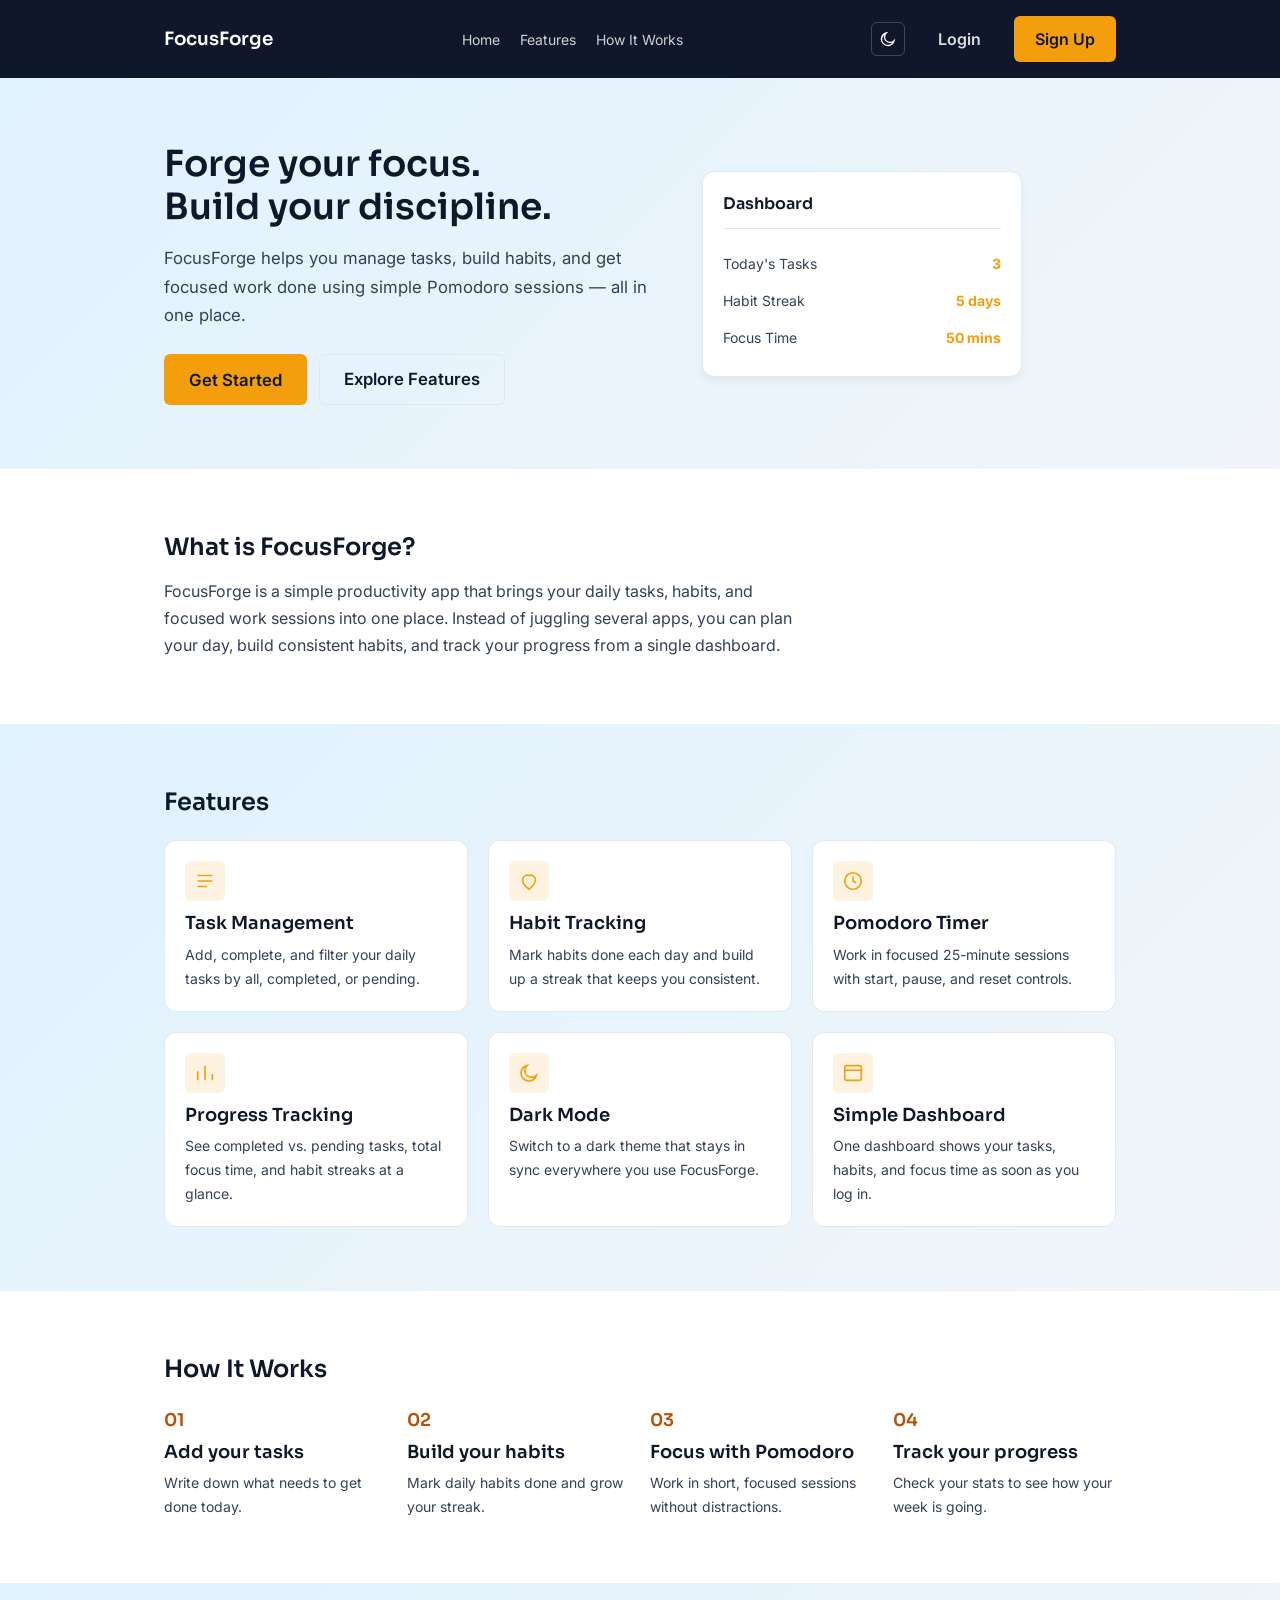
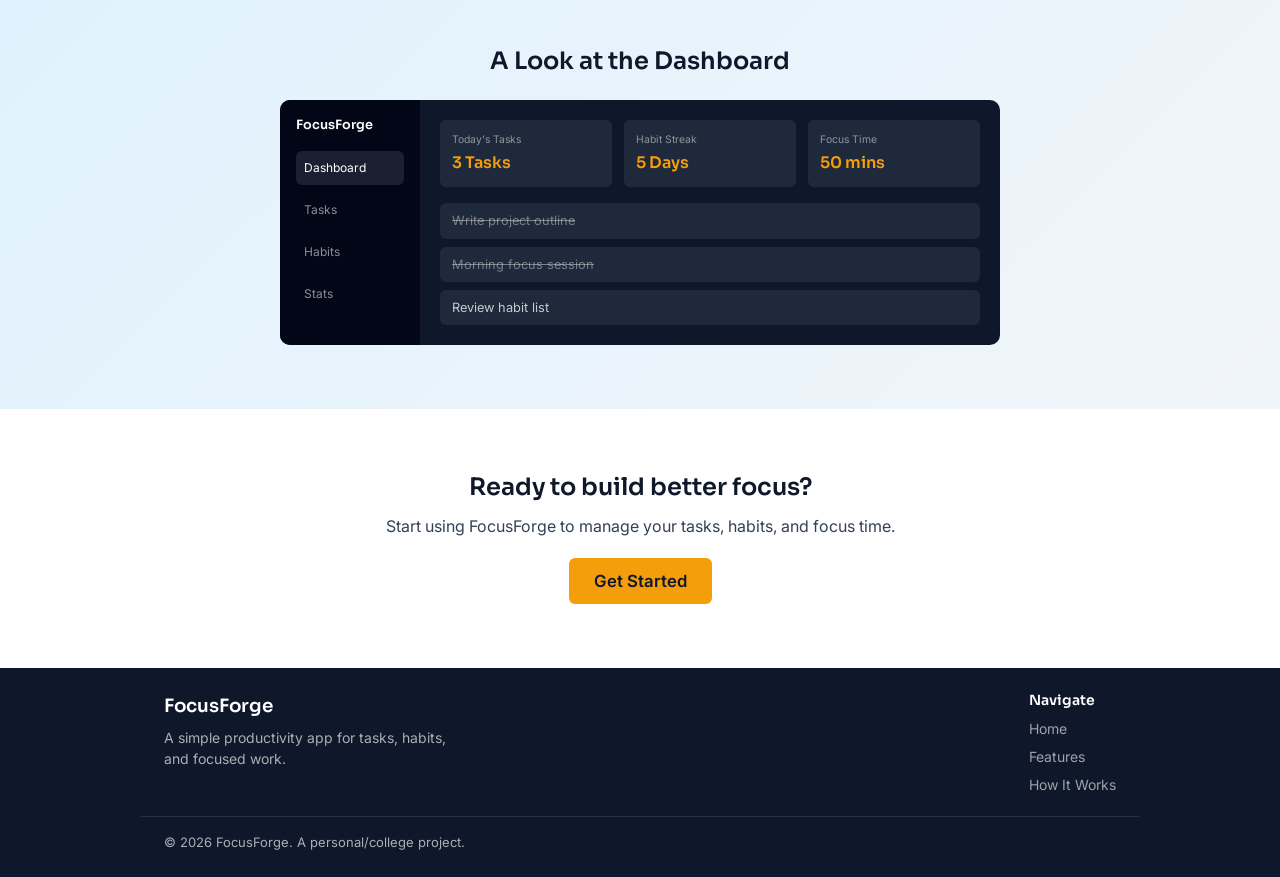
<file: index.html>
<!DOCTYPE html>
<html lang="en">
<head>
    <meta charset="UTF-8">
    <meta name="viewport" content="width=device-width, initial-scale=1.0">
    <title>FocusForge — Forge Your Focus</title>
    <meta name="description" content="FocusForge is a simple productivity app for managing tasks, habits and focused work sessions.">
    <link rel="preconnect" href="https://fonts.googleapis.com">
    <link rel="preconnect" href="https://fonts.gstatic.com" crossorigin>
    <link href="https://fonts.googleapis.com/css2?family=Inter:wght@400;500;600;700&family=Sora:wght@500;600;700&display=swap" rel="stylesheet">
    <link rel="stylesheet" href="css/tokens.css">
    <link rel="stylesheet" href="css/base.css">
    <link rel="stylesheet" href="css/landing.css">
</head>
<body>

    <!-- Keyboard users can jump straight past the repeated header -->
    <a class="skip-link" href="#main-content">Skip to main content</a>

    <!-- ============ NAVIGATION ============ -->
    <header class="site-header">
        <div class="nav-inner">
            <a href="#home" class="brand">FocusForge</a>

            <nav class="primary-nav" aria-label="Primary">
                <ul>
                    <li><a href="#home">Home</a></li>
                    <li><a href="#features">Features</a></li>
                    <li><a href="#how-it-works">How It Works</a></li>
                </ul>
            </nav>

            <div class="nav-actions">
                <button type="button" id="themeToggle" class="theme-toggle" aria-label="Switch to dark theme" aria-pressed="false">
                    <svg class="icon-moon" viewBox="0 0 24 24" width="18" height="18" fill="none" stroke="currentColor" stroke-width="1.8" aria-hidden="true"><path d="M20 14.5A8.5 8.5 0 1 1 9.5 4a6.5 6.5 0 0 0 10.5 10.5Z"/></svg>
                    <svg class="icon-sun" viewBox="0 0 24 24" width="18" height="18" fill="none" stroke="currentColor" stroke-width="1.8" aria-hidden="true"><circle cx="12" cy="12" r="4"/><path d="M12 2v3M12 19v3M4.2 4.2l2.1 2.1M17.7 17.7l2.1 2.1M2 12h3M19 12h3M4.2 19.8l2.1-2.1M17.7 6.3l2.1-2.1"/></svg>
                </button>

                <button type="button" class="btn btn-text" data-open-modal="loginModal">Login</button>
                <button type="button" class="btn btn-primary" data-open-modal="signupModal">Sign Up</button>

                <button type="button" id="mobileNavToggle" class="mobile-nav-toggle" aria-label="Open menu" aria-expanded="false" aria-controls="mobileNav">
                    <span></span><span></span><span></span>
                </button>
            </div>
        </div>

        <!-- Mobile navigation panel -->
        <nav id="mobileNav" class="mobile-nav" aria-label="Mobile" hidden>
            <ul>
                <li><a href="#home" class="mobile-nav-link">Home</a></li>
                <li><a href="#features" class="mobile-nav-link">Features</a></li>
                <li><a href="#how-it-works" class="mobile-nav-link">How It Works</a></li>
            </ul>
            <div class="mobile-nav-actions">
                <button type="button" class="btn btn-secondary" data-open-modal="loginModal">Login</button>
                <button type="button" class="btn btn-primary" data-open-modal="signupModal">Sign Up</button>
            </div>
        </nav>
    </header>

    <main id="main-content">
        <!-- ============ HERO ============ -->
        <section id="home" class="hero">
            <div class="hero-inner">
                <div class="hero-copy reveal">
                    <h1>Forge your focus.<br>Build your discipline.</h1>
                    <p class="hero-sub">
                        FocusForge helps you manage tasks, build habits, and get focused
                        work done using simple Pomodoro sessions — all in one place.
                    </p>
                    <div class="hero-actions">
                        <button type="button" class="btn btn-primary btn-lg" data-open-modal="signupModal">Get Started</button>
                        <a href="#features" class="btn btn-secondary btn-lg">Explore Features</a>
                    </div>
                </div>

                <div class="hero-visual reveal" aria-hidden="true">
                    <div class="mini-preview">
                        <div class="mini-preview-header">Dashboard</div>
                        <div class="mini-preview-row">
                            <span>Today's Tasks</span>
                            <strong>3</strong>
                        </div>
                        <div class="mini-preview-row">
                            <span>Habit Streak</span>
                            <strong>5 days</strong>
                        </div>
                        <div class="mini-preview-row">
                            <span>Focus Time</span>
                            <strong>50 mins</strong>
                        </div>
                    </div>
                </div>
            </div>
        </section>

        <!-- ============ WHAT IS FOCUSFORGE ============ -->
        <section id="about" class="what-is">
            <div class="section-inner">
                <h2>What is FocusForge?</h2>
                <p>
                    FocusForge is a simple productivity app that brings your daily tasks,
                    habits, and focused work sessions into one place. Instead of juggling
                    several apps, you can plan your day, build consistent habits, and track
                    your progress from a single dashboard.
                </p>
            </div>
        </section>

        <!-- ============ FEATURES ============ -->
        <section id="features" class="features">
            <div class="section-inner">
                <h2>Features</h2>
                <div class="feature-grid">

                    <article class="feature-card">
                        <span class="feature-icon" aria-hidden="true">
                            <svg viewBox="0 0 24 24" width="22" height="22" fill="none" stroke="currentColor" stroke-width="1.8"><path d="M4 6h16M4 12h16M4 18h10"/></svg>
                        </span>
                        <h3>Task Management</h3>
                        <p>Add, complete, and filter your daily tasks by all, completed, or pending.</p>
                    </article>

                    <article class="feature-card">
                        <span class="feature-icon" aria-hidden="true">
                            <svg viewBox="0 0 24 24" width="22" height="22" fill="none" stroke="currentColor" stroke-width="1.8"><path d="M12 21c-4-3-7-6.5-7-10.5A5 5 0 0 1 12 6a5 5 0 0 1 7 4.5c0 4-3 7.5-7 10.5Z"/></svg>
                        </span>
                        <h3>Habit Tracking</h3>
                        <p>Mark habits done each day and build up a streak that keeps you consistent.</p>
                    </article>

                    <article class="feature-card">
                        <span class="feature-icon" aria-hidden="true">
                            <svg viewBox="0 0 24 24" width="22" height="22" fill="none" stroke="currentColor" stroke-width="1.8"><circle cx="12" cy="12" r="9"/><path d="M12 7v5l3.5 2"/></svg>
                        </span>
                        <h3>Pomodoro Timer</h3>
                        <p>Work in focused 25-minute sessions with start, pause, and reset controls.</p>
                    </article>

                    <article class="feature-card">
                        <span class="feature-icon" aria-hidden="true">
                            <svg viewBox="0 0 24 24" width="22" height="22" fill="none" stroke="currentColor" stroke-width="1.8"><path d="M4 20V10M12 20V4M20 20v-7"/></svg>
                        </span>
                        <h3>Progress Tracking</h3>
                        <p>See completed vs. pending tasks, total focus time, and habit streaks at a glance.</p>
                    </article>

                    <article class="feature-card">
                        <span class="feature-icon" aria-hidden="true">
                            <svg viewBox="0 0 24 24" width="22" height="22" fill="none" stroke="currentColor" stroke-width="1.8"><path d="M20 14.5A8.5 8.5 0 1 1 9.5 4a6.5 6.5 0 0 0 10.5 10.5Z"/></svg>
                        </span>
                        <h3>Dark Mode</h3>
                        <p>Switch to a dark theme that stays in sync everywhere you use FocusForge.</p>
                    </article>

                    <article class="feature-card">
                        <span class="feature-icon" aria-hidden="true">
                            <svg viewBox="0 0 24 24" width="22" height="22" fill="none" stroke="currentColor" stroke-width="1.8"><rect x="3" y="4" width="18" height="16" rx="2"/><path d="M3 9h18"/></svg>
                        </span>
                        <h3>Simple Dashboard</h3>
                        <p>One dashboard shows your tasks, habits, and focus time as soon as you log in.</p>
                    </article>

                </div>
            </div>
        </section>

        <!-- ============ HOW IT WORKS ============ -->
        <section id="how-it-works" class="how-it-works">
            <div class="section-inner">
                <h2>How It Works</h2>
                <ol class="steps">
                    <li class="step">
                        <span class="step-number">01</span>
                        <h3>Add your tasks</h3>
                        <p>Write down what needs to get done today.</p>
                    </li>
                    <li class="step">
                        <span class="step-number">02</span>
                        <h3>Build your habits</h3>
                        <p>Mark daily habits done and grow your streak.</p>
                    </li>
                    <li class="step">
                        <span class="step-number">03</span>
                        <h3>Focus with Pomodoro</h3>
                        <p>Work in short, focused sessions without distractions.</p>
                    </li>
                    <li class="step">
                        <span class="step-number">04</span>
                        <h3>Track your progress</h3>
                        <p>Check your stats to see how your week is going.</p>
                    </li>
                </ol>
            </div>
        </section>

        <!-- ============ PRODUCT PREVIEW ============ -->
        <section class="product-preview">
            <div class="section-inner">
                <h2>A Look at the Dashboard</h2>
                <div class="app-preview" aria-hidden="true">
                    <div class="app-preview-sidebar">
                        <span class="app-preview-logo">FocusForge</span>
                        <span class="app-preview-link is-active">Dashboard</span>
                        <span class="app-preview-link">Tasks</span>
                        <span class="app-preview-link">Habits</span>
                        <span class="app-preview-link">Stats</span>
                    </div>
                    <div class="app-preview-main">
                        <div class="app-preview-cards">
                            <div class="app-preview-card">
                                <span class="app-preview-label">Today's Tasks</span>
                                <span class="app-preview-value">3 Tasks</span>
                            </div>
                            <div class="app-preview-card">
                                <span class="app-preview-label">Habit Streak</span>
                                <span class="app-preview-value">5 Days</span>
                            </div>
                            <div class="app-preview-card">
                                <span class="app-preview-label">Focus Time</span>
                                <span class="app-preview-value">50 mins</span>
                            </div>
                        </div>
                        <ul class="app-preview-tasks">
                            <li class="is-done">Write project outline</li>
                            <li class="is-done">Morning focus session</li>
                            <li>Review habit list</li>
                        </ul>
                    </div>
                </div>
                <p class="sr-only">Simplified preview of the FocusForge dashboard with sample tasks and stats.</p>
            </div>
        </section>

        <!-- ============ FINAL CTA ============ -->
        <section class="final-cta">
            <div class="section-inner final-cta-inner">
                <h2>Ready to build better focus?</h2>
                <p>Start using FocusForge to manage your tasks, habits, and focus time.</p>
                <button type="button" class="btn btn-primary btn-lg" data-open-modal="signupModal">Get Started</button>
            </div>
        </section>
    </main>

    <!-- ============ FOOTER ============ -->
    <footer class="site-footer">
        <div class="section-inner footer-grid">
            <div class="footer-brand">
                <span class="brand">FocusForge</span>
                <p>A simple productivity app for tasks, habits, and focused work.</p>
            </div>

            <div class="footer-column">
                <h3>Navigate</h3>
                <ul>
                    <li><a href="#home">Home</a></li>
                    <li><a href="#features">Features</a></li>
                    <li><a href="#how-it-works">How It Works</a></li>
                </ul>
            </div>
        </div>
        <div class="section-inner footer-bottom">
            <p>© 2026 FocusForge. A personal/college project.</p>
        </div>
    </footer>

    <!-- ============ MODAL OVERLAY ============ -->
    <div id="modalOverlay" class="modal-overlay" hidden></div>

    <!-- ============ LOGIN MODAL ============ -->
    <div id="loginModal" class="modal" role="dialog" aria-modal="true" aria-labelledby="loginModalTitle" hidden>
        <div class="modal-panel">
            <button type="button" class="modal-close" data-close-modal aria-label="Close dialog">✕</button>

            <h2 id="loginModalTitle">Log In</h2>
            <p class="modal-note">This is a frontend-only prototype. No account exists yet.</p>

            <form id="loginForm" novalidate>
                <div class="form-field">
                    <label for="loginEmail">Email</label>
                    <input type="email" id="loginEmail" name="email" autocomplete="email" required>
                    <span class="form-error" id="loginEmailError" aria-live="polite"></span>
                </div>
                <div class="form-field">
                    <label for="loginPassword">Password</label>
                    <input type="password" id="loginPassword" name="password" autocomplete="current-password" required>
                    <span class="form-error" id="loginPasswordError" aria-live="polite"></span>
                </div>

                <p class="form-success" id="loginSuccess" aria-live="polite" hidden>
                    Login successful! Opening FocusForge...
                </p>

                <button type="submit" class="btn btn-primary btn-block">Log In</button>
            </form>

            <p class="modal-switch">
                Don't have an account?
                <button type="button" class="link-button" data-switch-modal="signupModal">Sign up</button>
            </p>
        </div>
    </div>

    <!-- ============ SIGN UP MODAL ============ -->
    <div id="signupModal" class="modal" role="dialog" aria-modal="true" aria-labelledby="signupModalTitle" hidden>
        <div class="modal-panel">
            <button type="button" class="modal-close" data-close-modal aria-label="Close dialog">✕</button>

            <h2 id="signupModalTitle">Sign Up</h2>
            <p class="modal-note">This is a frontend-only prototype. No account is created.</p>

            <form id="signupForm" novalidate>
                <div class="form-field">
                    <label for="signupName">Name</label>
                    <input type="text" id="signupName" name="name" autocomplete="name" required>
                    <span class="form-error" id="signupNameError" aria-live="polite"></span>
                </div>
                <div class="form-field">
                    <label for="signupEmail">Email</label>
                    <input type="email" id="signupEmail" name="email" autocomplete="email" required>
                    <span class="form-error" id="signupEmailError" aria-live="polite"></span>
                </div>
                <div class="form-field">
                    <label for="signupPassword">Password</label>
                    <input type="password" id="signupPassword" name="password" autocomplete="new-password" required minlength="8">
                    <span class="form-error" id="signupPasswordError" aria-live="polite"></span>
                </div>
                <div class="form-field">
                    <label for="signupConfirmPassword">Confirm password</label>
                    <input type="password" id="signupConfirmPassword" name="confirmPassword" autocomplete="new-password" required>
                    <span class="form-error" id="signupConfirmPasswordError" aria-live="polite"></span>
                </div>

                <p class="form-success" id="signupSuccess" aria-live="polite" hidden>
                    Form looks good — this is just a frontend prototype, so no account was created.
                </p>

                <button type="submit" class="btn btn-primary btn-block">Sign Up</button>
            </form>

            <p class="modal-switch">
                Already have an account?
                <button type="button" class="link-button" data-switch-modal="loginModal">Log in</button>
            </p>
        </div>
    </div>

    <script src="js/landing.js"></script>
</body>
</html>
</file>
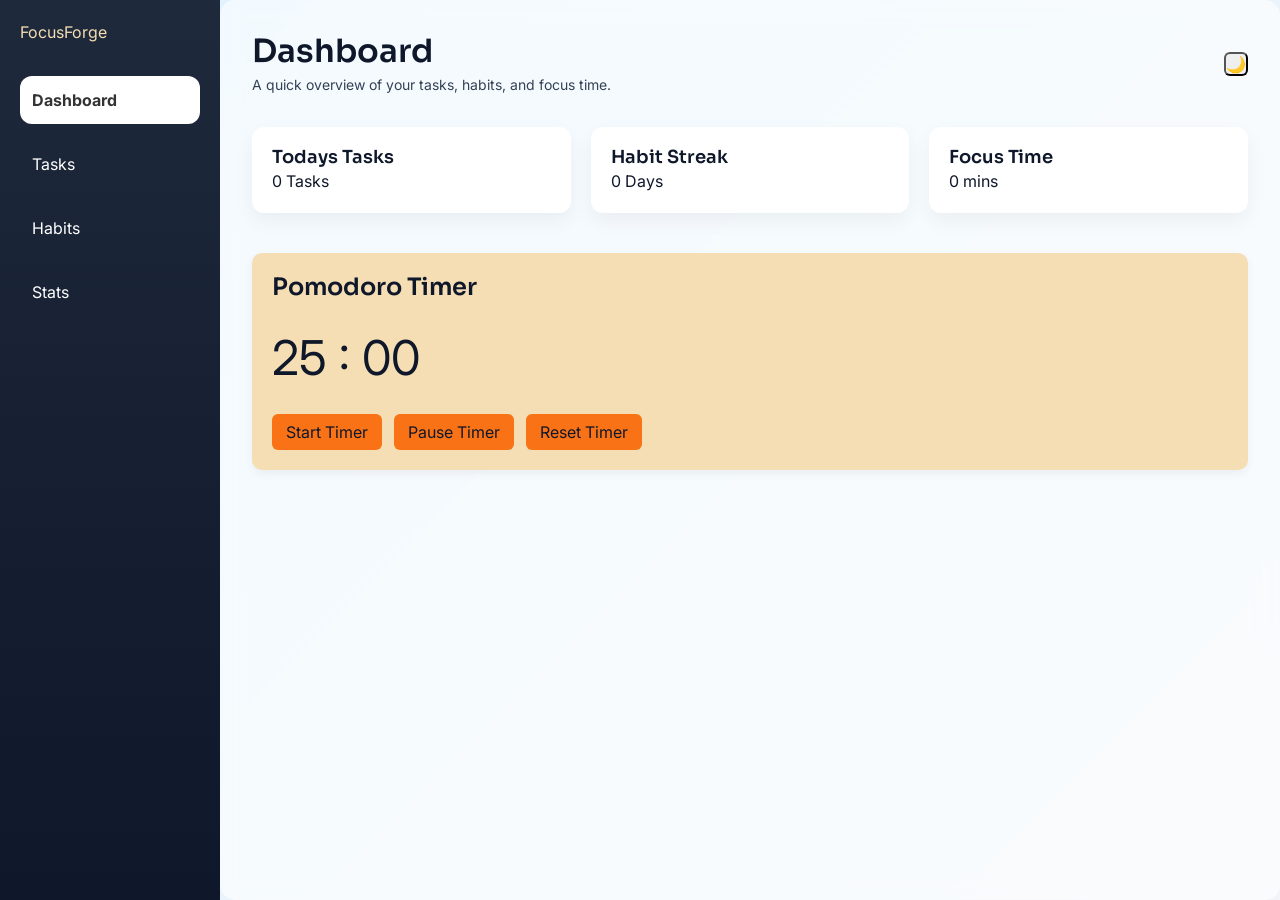
<file: dashboard.html>
<!DOCTYPE html>
<html lang="en">
    <head>
        <meta charset="UTF-8">
        <meta name="viewport" content="width=device-width, initial-scale=1.0">
        <title>FocusForge - Productivity Tracker</title>
        <link rel="preconnect" href="https://fonts.googleapis.com">
        <link rel="preconnect" href="https://fonts.gstatic.com" crossorigin>
        <link href="https://fonts.googleapis.com/css2?family=Inter:wght@400;500;600;700&family=Sora:wght@500;600;700&display=swap" rel="stylesheet">
        <link rel="stylesheet" href="css/tokens.css">
        <link rel="stylesheet" href="css/base.css">
        <link rel="stylesheet" href="css/app.css">
    </head>
    <body>
        <!-- Keyboard users can jump straight past the repeated sidebar -->
        <a class="skip-link" href="#main-content">Skip to main content</a>

        <div class="container">
            <aside class="sidebar">
                <p class="logo">FocusForge</p>
                <nav>
                    <ul>
                        <li><a href="dashboard.html" class="active" aria-current="page">Dashboard</a></li>
                        <li><a href="tasks.html">Tasks</a></li>
                        <li><a href="habits.html">Habits</a></li>
                        <li><a href="stats.html">Stats</a></li>
                    </ul>
                </nav>
            </aside>
            <main id="main-content" class="main-content">

                <header>
                    <div class="header-text">
                        <h1>Dashboard</h1>
                        <p class="page-subtitle">A quick overview of your tasks, habits, and focus time.</p>
                    </div>
                    <button id="darkModeToggle" aria-label="Switch to dark mode">🌙</button>
                </header>

                <section class="cards">
                    <div class="card">
                        <h3>Todays Tasks</h3>
                        <p id="taskCount">0 Tasks</p>
                    </div>
                    <div class="card">
                        <h3>Habit Streak</h3>
                        <p id="streakCount" class="streakCount">0 Days</p>
                    </div>
                    <div class="card">
                        <h3>Focus Time</h3> 
                        <p id="focusTime" class="focusTime">0 mins</p>
                    </div>
                </section>

                
                <section class="pomodoro">
                    <h2>Pomodoro Timer</h2>

                    <div class="timer-display">
                        <span id="minutes">25</span>  :
                        <span id="seconds">00</span>
                    </div>

                    <div class="timer-buttons">
                        <button id="startTimer">Start Timer</button>
                        <button id="pauseTimer">Pause Timer</button>
                        <button id="resetTimer">Reset Timer</button>
                    </div>
                </section>

            </main>
        </div>

        <script src="js/app.js"></script>
    </body>
</html>
</file>
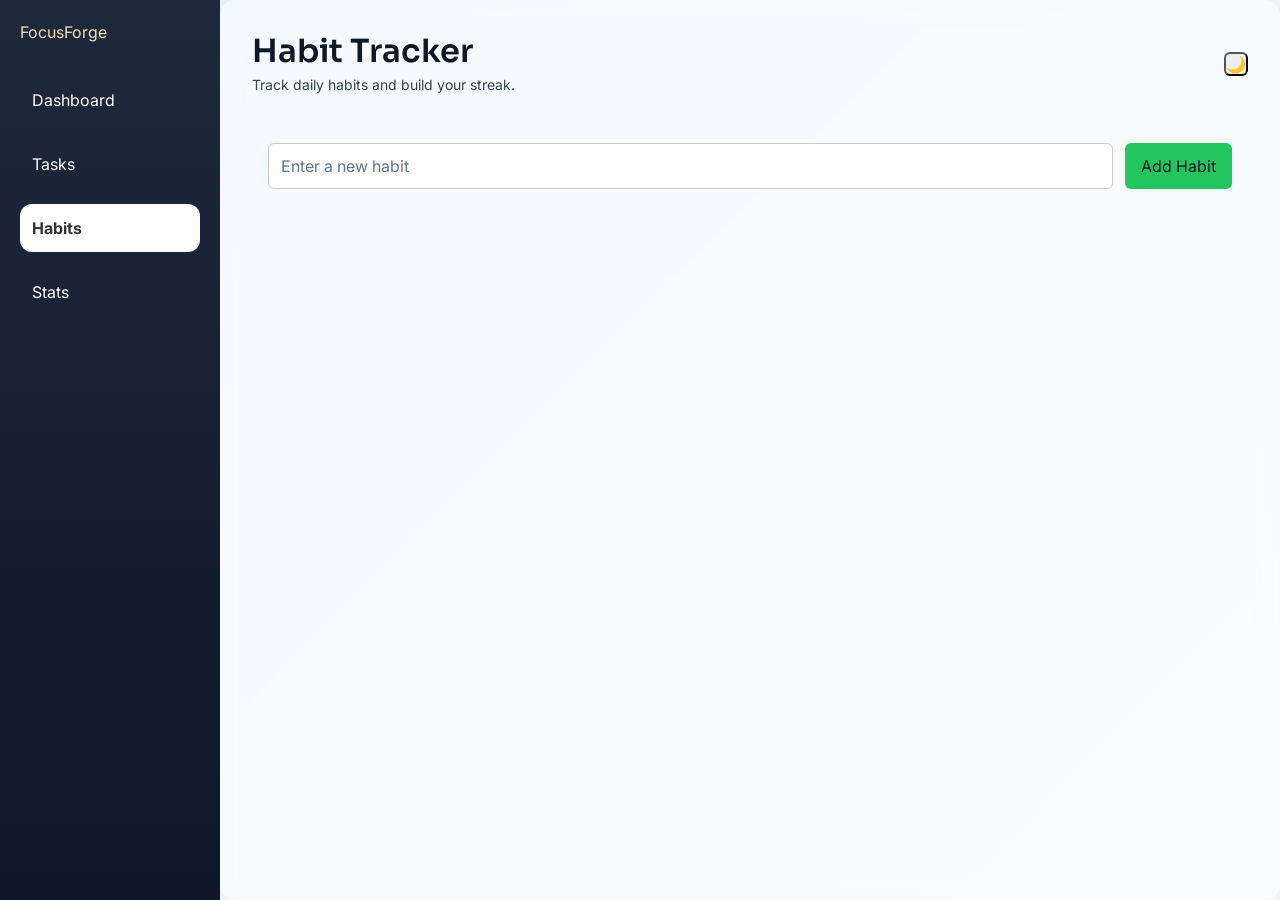
<file: habits.html>
<!DOCTYPE html>
<html lang="en">
    <head>
        <meta charset="UTF-8">
        <meta name="viewport" content="width=device-width, initial-scale=1.0">
        <title>FocusForge - Habits</title>
        <link rel="preconnect" href="https://fonts.googleapis.com">
        <link rel="preconnect" href="https://fonts.gstatic.com" crossorigin>
        <link href="https://fonts.googleapis.com/css2?family=Inter:wght@400;500;600;700&family=Sora:wght@500;600;700&display=swap" rel="stylesheet">
        <link rel="stylesheet" href="css/tokens.css">
        <link rel="stylesheet" href="css/base.css">
        <link rel="stylesheet" href="css/app.css">
    </head>

    <body>
        <!-- Keyboard users can jump straight past the repeated sidebar -->
        <a class="skip-link" href="#main-content">Skip to main content</a>

        <div class="container">

            <aside class="sidebar">
                <p class="logo">FocusForge</p>
                <nav>
                    <ul>
                        <li><a href="dashboard.html">Dashboard</a></li>
                        <li><a href="tasks.html">Tasks</a></li>
                        <li><a href="habits.html" class="active" aria-current="page">Habits</a></li>
                        <li><a href="stats.html">Stats</a></li>
                    </ul>
                </nav>
            </aside>

            <main id="main-content" class="main-content">
                <header>
                    <div class="header-text">
                        <h1>Habit Tracker</h1>
                        <p class="page-subtitle">Track daily habits and build your streak.</p>
                    </div>
                    <button id="darkModeToggle" aria-label="Switch to dark mode">🌙</button>
                </header>

                <div class="habit-input">
                    <input type="text" id="habitInput" placeholder="Enter a new habit" aria-label="New habit">
                    <button id="addHabitBtn">Add Habit</button>
                </div>

                <ul id="habitList"></ul>

            </main>
        </div>

        <script src="js/app.js"></script>
    </body>

</html>
</file>
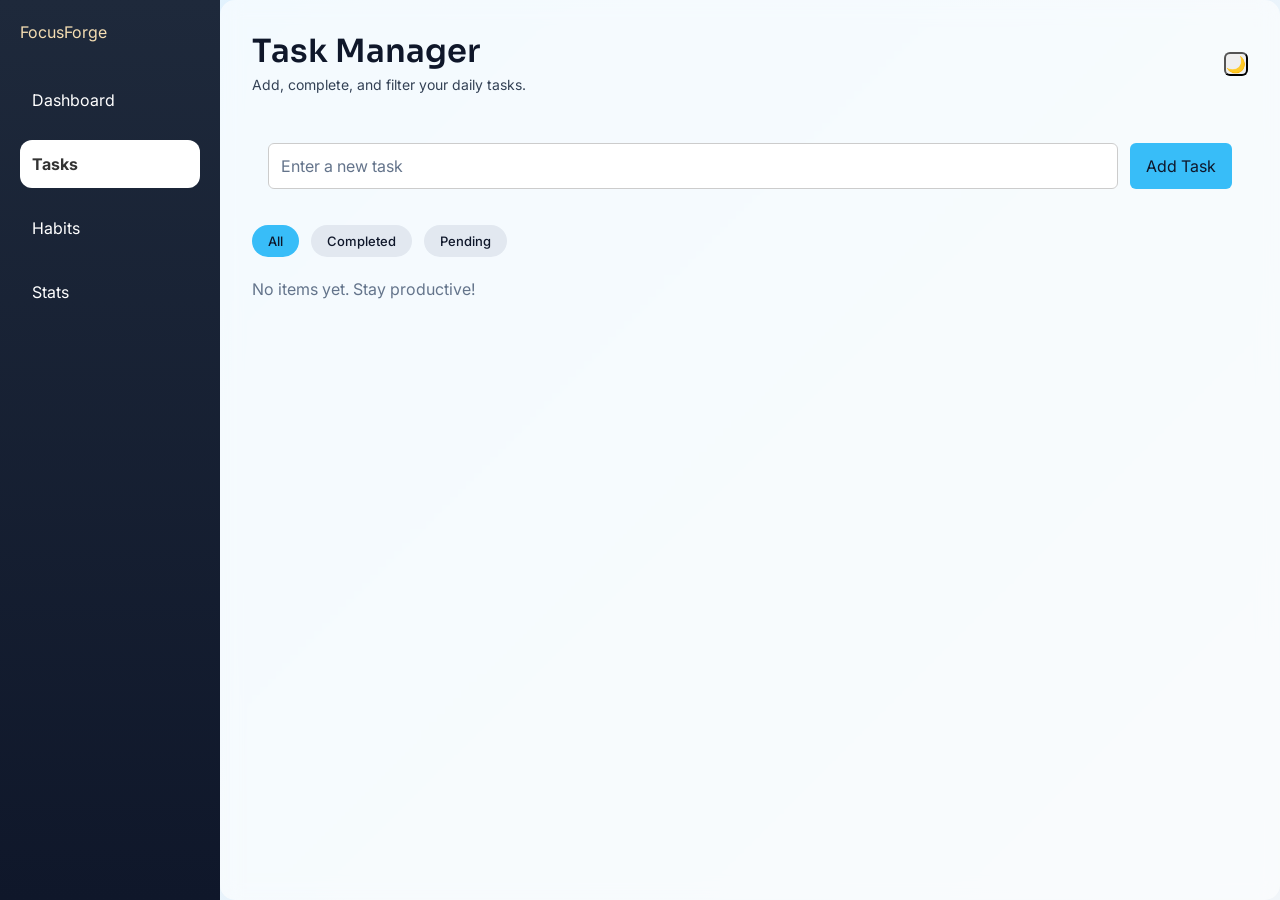
<file: tasks.html>
<!DOCTYPE html>
<html lang="en">
    <head>
        <meta charset="UTF-8">
        <meta name="viewport" content="width=device-width, initial-scale=1.0">
        <title>FocusForge - Tasks</title>
        <link rel="preconnect" href="https://fonts.googleapis.com">
        <link rel="preconnect" href="https://fonts.gstatic.com" crossorigin>
        <link href="https://fonts.googleapis.com/css2?family=Inter:wght@400;500;600;700&family=Sora:wght@500;600;700&display=swap" rel="stylesheet">
        <link rel="stylesheet" href="css/tokens.css">
        <link rel="stylesheet" href="css/base.css">
        <link rel="stylesheet" href="css/app.css">
    </head>

    <body>
        <!-- Keyboard users can jump straight past the repeated sidebar -->
        <a class="skip-link" href="#main-content">Skip to main content</a>

        <div class="container">

            <aside class="sidebar">
                <p class="logo">FocusForge</p>
                <nav>
                    <ul>
                        <li><a href="dashboard.html">Dashboard</a></li>
                        <li><a href="tasks.html" class="active" aria-current="page">Tasks</a></li>
                        <li><a href="habits.html">Habits</a></li>
                        <li><a href="stats.html">Stats</a></li>
                    </ul>
                </nav>
            </aside>

            <main id="main-content" class="main-content">
                <header>
                    <div class="header-text">
                        <h1>Task Manager</h1>
                        <p class="page-subtitle">Add, complete, and filter your daily tasks.</p>
                    </div>
                    <button id="darkModeToggle" aria-label="Switch to dark mode">🌙</button>
                </header>

                <div class="task-input">
                    <input type="text" id="taskInput" placeholder="Enter a new task" aria-label="New task" required>
                    <button id="addTaskBtn">Add Task</button>
                </div>

                <div class="tasks-filters">
                    <button class="filter-btn active" data-filter="all">All</button>
                    <button class="filter-btn" data-filter="completed">Completed</button>
                    <button class="filter-btn" data-filter="pending">Pending</button>
                </div>

                <ul id="taskList"></ul>
                <p id="emptyMessage">No items yet. Stay productive!</p>
            </main>
        </div>

        <script src="js/app.js"></script>
    </body>
</html>
</file>
<file: css/tokens.css>
/* =========================================================
   FocusForge Design Tokens
   "Forge your focus. Build your discipline."

   This file defines the entire visual foundation as CSS
   custom properties. No component styling lives here —
   base.css and app.css consume these variables instead of
   hardcoding colors/sizes, so future pages (and future
   redesign phases) inherit the same system automatically.

   THEME ARCHITECTURE
   -------------------
   :root       → light theme (default)
   body.dark   → dark theme overrides

   Every color a component needs is expressed as a semantic
   variable (e.g. --bg-surface, --text-primary) rather than
   raw hex values. Components reference the semantic name;
   only this file needs to change to re-theme the whole app.
   ========================================================= */

:root {
    /* ---------------------------------------------------
       1. BRAND PALETTE (raw values — not used directly by
          components; semantic tokens below reference these)
       --------------------------------------------------- */
    --navy-950: #020617;
    --navy-900: #0f172a;
    --navy-800: #1e293b;
    --navy-700: #334155;
    --navy-600: #475569;
    --navy-500: #64748b;

    --gold-500: #f59e0b;   /* forge-gold: primary brand accent */
    --gold-600: #d97706;   /* forge-gold hover/active           */
    --gold-700: #b45309;   /* deep gold for gold-as-TEXT on light
                              backgrounds (5.1:1 on white)       */

    --blue-400: #38bdf8;   /* secondary accent (existing brand blue) */
    --blue-500: #0ea5e9;   /* secondary accent hover                 */

    --green-500: #22c55e;
    --green-600: #16a34a;
    --orange-500: #f97316;
    --orange-600: #ea580c;
    --red-500: #ef4444;
    --red-600: #dc2626;

    --wheat: #f5deb3;      /* warm accent used by the Pomodoro card */
    --white: #ffffff;

    /* ---------------------------------------------------
       2. SEMANTIC COLOR TOKENS — LIGHT THEME (default)
       --------------------------------------------------- */
    --bg-page: linear-gradient(135deg, #e0f2fe, #f1f5f9);
    --bg-surface: var(--white);           /* cards, list items, canvas */
    --bg-surface-elevated: var(--white);  /* reserved for raised UI    */
    --bg-main-content: rgba(255, 255, 255, 0.6);
    --bg-pomodoro: var(--wheat);
    --bg-stats-summary: transparent;      /* inherits main-content bg  */

    --bg-sidebar: linear-gradient(180deg, var(--navy-800), var(--navy-900));
    --text-sidebar: var(--wheat);         /* sidebar text stays warm in both themes */

    --text-primary: var(--navy-900);
    --text-secondary: var(--navy-700);
    --text-muted: var(--navy-500);

    --border-color: #e2e8f0;

    --accent-gold: var(--gold-500);
    --accent-gold-hover: var(--gold-600);
    /* Gold used where it acts as TEXT on light surfaces (modal links,
       step numbers). The bright gold is only ~2.2:1 on white and fails
       WCAG AA; this darker shade reaches ~5.1:1. */
    --accent-gold-text: var(--gold-700);
    --accent-blue: var(--blue-400);
    --accent-blue-hover: var(--blue-500);

    --color-success: var(--green-500);
    --color-success-hover: var(--green-600);
    --color-warning: var(--orange-500);
    --color-warning-hover: var(--orange-600);
    --color-danger: var(--red-500);
    --color-danger-hover: var(--red-600);

    /* Text-safe variants of success/danger for SMALL text on light
       backgrounds. The brighter hues above stay for fills and borders. */
    --color-success-text: #15803d;
    --color-error-text: var(--red-600);

    --input-bg: var(--white);
    --input-text: var(--text-primary);
    --input-border: #cccccc;

    --nav-link-text: var(--white);
    --nav-active-bg: var(--white);
    --nav-active-text: #333333;

    --filter-btn-bg: #e2e8f0;
    --filter-btn-text: var(--text-primary);
    --filter-btn-hover-bg: #cbd5e1;
    --filter-btn-active-bg: var(--accent-blue);
    /* Dark label: white on the sky-blue accent was only ~2.1:1. */
    --filter-btn-active-text: var(--navy-900);

    --shadow-color: rgba(0, 0, 0, 0.05);
    --shadow-color-strong: rgba(0, 0, 0, 0.08);

    /* ---------------------------------------------------
       3. TYPOGRAPHY
       --------------------------------------------------- */
    --font-display: "Sora", "Segoe UI", Arial, Helvetica, sans-serif;
    --font-body: "Inter", "Segoe UI", Arial, Helvetica, sans-serif;

    --fs-h1: 2rem;        /* 32px */
    --fs-h2: 1.5rem;      /* 24px */
    --fs-h3: 1.125rem;    /* 18px */
    --fs-body: 1rem;      /* 16px */
    --fs-small: 0.875rem; /* 14px */
    --fs-xs: 0.8125rem;   /* 13px — filter buttons */
    --fs-timer: 3rem;     /* 48px — Pomodoro display */

    --fw-regular: 400;
    --fw-medium: 500;
    --fw-semibold: 600;
    --fw-bold: 700;

    --lh-tight: 1.2;
    --lh-normal: 1.5;
    --lh-relaxed: 1.7;

    /* ---------------------------------------------------
       4. SPACING SCALE
       --------------------------------------------------- */
    --space-1: 4px;
    --space-2: 8px;
    --space-3: 12px;
    --space-4: 16px;
    --space-5: 20px;
    --space-6: 24px;
    --space-7: 32px;
    --space-8: 40px;

    /* ---------------------------------------------------
       5. RADIUS SCALE
       --------------------------------------------------- */
    --radius-sm: 6px;    /* inputs, small buttons        */
    --radius-md: 10px;   /* pomodoro panel                */
    --radius-lg: 12px;   /* cards, list items              */
    --radius-xl: 15px;   /* main content panel              */
    --radius-pill: 20px; /* filter buttons                  */

    /* ---------------------------------------------------
       6. SHADOWS (restrained — 4 depths only)
       --------------------------------------------------- */
    --shadow-sm: 0 4px 10px var(--shadow-color);
    --shadow-md: 0 6px 15px var(--shadow-color);
    --shadow-lg: 0 8px 20px var(--shadow-color);
    --shadow-lg-hover: 0 12px 25px var(--shadow-color-strong);

    /* ---------------------------------------------------
       7. MOTION SCALE
       --------------------------------------------------- */
    --duration-fast: 0.15s;
    --duration-normal: 0.2s; /* matches the app's existing global transition */
    --duration-slow: 0.4s;
    --ease-standard: ease-in-out;

    /* ---------------------------------------------------
       8. FOCUS RING (accessibility)
       --------------------------------------------------- */
    --focus-ring-color: var(--gold-500);
    --focus-ring-width: 3px;
    --focus-ring-offset: 2px;

    /* ---------------------------------------------------
       9. SELECTION
       --------------------------------------------------- */
    --selection-bg: var(--gold-500);
    --selection-text: var(--navy-900);
}

/* =========================================================
   DARK THEME OVERRIDES
   Only semantic tokens are redefined here — no component
   selectors. Every component that consumes these variables
   automatically re-themes correctly.
   ========================================================= */
body.dark {
    --bg-page: linear-gradient(135deg, var(--navy-900), var(--navy-800));
    --bg-surface: var(--navy-800);
    --bg-surface-elevated: var(--navy-800);
    --bg-main-content: rgba(30, 41, 59, 0.6);
    --bg-pomodoro: var(--navy-800);
    --bg-stats-summary: var(--navy-800);

    --bg-sidebar: var(--navy-950);

    --text-primary: #f1f5f9;
    --text-secondary: #cbd5e1;
    --text-muted: rgba(241, 245, 249, 0.7);

    --border-color: var(--navy-600);

    --input-bg: var(--navy-700);
    --input-text: var(--white);
    --input-border: var(--navy-600);

    --nav-active-bg: var(--navy-700);
    --nav-active-text: #f1f5f9;

    --filter-btn-bg: var(--navy-700);
    --filter-btn-text: var(--white);
    --filter-btn-active-bg: var(--blue-500);
    /* Dark label: white on the blue accent was only ~2.8:1. */
    --filter-btn-active-text: var(--navy-900);

    /* In dark mode the BRIGHT accents pass on the dark surfaces, so
       the text-safe variants flip back to the vivid hues. */
    --accent-gold-text: var(--gold-500);
    --color-success-text: var(--green-500);
    --color-error-text: #f87171;

    --shadow-color: rgba(0, 0, 0, 0.25);
    --shadow-color-strong: rgba(0, 0, 0, 0.35);
}
</file>
<file: css/base.css>
/* =========================================================
   FocusForge Base Styles
   Shared, foundational rules only. No page-specific or
   app-shell-specific layout here — that belongs in app.css
   (and later landing.css). Everything below consumes tokens
   from tokens.css rather than hardcoding values.
   ========================================================= */

/* ---------- Box sizing & global transition ---------- */
* {
    margin: 0;
    padding: 0;
    box-sizing: border-box;
    transition: background-color var(--duration-normal) var(--ease-standard),
                color var(--duration-normal) var(--ease-standard),
                border-color var(--duration-normal) var(--ease-standard),
                box-shadow var(--duration-normal) var(--ease-standard),
                transform var(--duration-normal) var(--ease-standard);
}

/* ---------- Body defaults ---------- */
body {
    font-family: var(--font-body);
    font-size: var(--fs-body);
    line-height: var(--lh-normal);
    font-weight: var(--fw-regular);
    color: var(--text-primary);
    background: var(--bg-page);
}

/* ---------- Headings ---------- */
h1, h2, h3, h4, h5, h6 {
    font-family: var(--font-display);
    font-weight: var(--fw-semibold);
    line-height: var(--lh-tight);
    color: var(--text-primary);
}

h1 { font-size: var(--fs-h1); }
h2 { font-size: var(--fs-h2); }
h3 { font-size: var(--fs-h3); }

/* ---------- Links ---------- */
a {
    color: inherit;
    text-decoration: none;
}

/* ---------- Buttons (generic reset; component color/spacing
   rules live in app.css / landing.css) ---------- */
button {
    font-family: var(--font-body);
    font-size: var(--fs-body);
    border-radius: var(--radius-sm);
    cursor: pointer;
}

button:disabled {
    cursor: not-allowed;
    opacity: 0.6;
}

/* ---------- Form controls ---------- */
input,
select,
textarea {
    font-family: var(--font-body);
    font-size: var(--fs-body);
    color: var(--input-text);
    background: var(--input-bg);
}

/* ---------- Accessible focus states ---------- */
a:focus-visible,
button:focus-visible,
input:focus-visible,
select:focus-visible,
textarea:focus-visible,
[tabindex]:focus-visible {
    outline: var(--focus-ring-width) solid var(--focus-ring-color);
    outline-offset: var(--focus-ring-offset);
    /* Dark companion ring that fills the outline-offset gap. The gold
       outline alone is only ~2:1 against white/light backgrounds, so
       this guarantees a high-contrast ring in BOTH themes (on dark
       backgrounds the gold ring already contrasts at ~8:1 and this
       companion is barely visible). */
    box-shadow: 0 0 0 var(--focus-ring-offset) var(--navy-900);
}

/* ---------- Selection ---------- */
::selection {
    background: var(--selection-bg);
    color: var(--selection-text);
}

/* ---------- Accessibility utility ---------- */
.sr-only {
    position: absolute;
    width: 1px;
    height: 1px;
    padding: 0;
    margin: -1px;
    overflow: hidden;
    clip: rect(0, 0, 0, 0);
    white-space: nowrap;
    border: 0;
}

/* ---------- Skip link: first tab stop on every page, visible only
     when it receives the keyboard's focus ---------- */
.skip-link {
    position: absolute;
    left: -9999px;
    top: 0;
    z-index: 200;
}

.skip-link:focus {
    left: var(--space-4);
    top: var(--space-4);
    padding: var(--space-3) var(--space-4);
    background: var(--bg-surface);
    color: var(--text-primary);
    border-radius: var(--radius-sm);
    box-shadow: var(--shadow-lg);
}

/* ---------- Placeholder text: theme-aware and AA-contrast
     (browser default colors are unreliable on dark inputs) ---------- */
::placeholder {
    color: var(--text-muted);
    opacity: 1;
}

/* ---------- Respect the system "reduce motion" setting ---------- */
@media (prefers-reduced-motion: reduce) {
    * {
        transition: none !important;
        animation: none !important;
    }
}
</file>
<file: css/landing.css>
/* =========================================================
   FocusForge Landing Page Styles (simplified)
   Landing-only CSS, loaded only by index.html. Uses the same
   tokens.css variables as the rest of the site, so light/dark
   mode applies consistently across the whole landing page.

   The navigation bar is the one exception: it stays a solid
   dark color in both themes, the same way the app's sidebar
   (in app.css) is always dark regardless of light/dark mode.
   ========================================================= */

/* ---------- Layout ---------- */
.section-inner {
    max-width: 1000px;
    margin: 0 auto;
    padding: 0 var(--space-6);
}

section {
    padding: 64px 0;
}

@media (max-width: 640px) {
    section { padding: 40px 0; }
    .section-inner { padding: 0 var(--space-4); }
}

/* ---------- Simple reveal-on-scroll (fade only) ---------- */
.reveal {
    opacity: 0;
    transition: opacity var(--duration-slow) var(--ease-standard);
}

.reveal.is-visible {
    opacity: 1;
}

@media (prefers-reduced-motion: reduce) {
    .reveal {
        opacity: 1;
        transition: none;
    }
}

/* ---------- Buttons ---------- */
.btn {
    display: inline-flex;
    align-items: center;
    justify-content: center;
    font-family: var(--font-body);
    font-weight: var(--fw-semibold);
    font-size: var(--fs-body);
    padding: var(--space-3) var(--space-5);
    border-radius: var(--radius-sm);
    border: 1px solid transparent;
    cursor: pointer;
}

.btn-primary {
    background-color: var(--accent-gold);
    color: var(--navy-900);
}

.btn-primary:hover {
    background-color: var(--accent-gold-hover);
}

.btn-secondary {
    background-color: transparent;
    color: inherit;
    border-color: var(--border-color);
}

.btn-secondary:hover {
    border-color: var(--accent-gold);
}

.btn-text {
    background: transparent;
    color: inherit;
}

.btn-lg {
    padding: var(--space-3) var(--space-6);
    font-size: 1.05rem;
}

.btn-block {
    width: 100%;
}

.link-button {
    background: none;
    border: none;
    padding: 0;
    /* Text-safe gold: bright gold was ~2.2:1 on the white modal. */
    color: var(--accent-gold-text);
    font-weight: var(--fw-semibold);
    text-decoration: underline;
    cursor: pointer;
}

/* =========================================================
   NAVIGATION (always dark, like the app sidebar)
   ========================================================= */
.site-header {
    position: sticky;
    top: 0;
    z-index: 40;
    background: var(--navy-900);
    color: var(--white);
}

.nav-inner {
    max-width: 1000px;
    margin: 0 auto;
    padding: var(--space-4) var(--space-6);
    display: flex;
    align-items: center;
    justify-content: space-between;
    gap: var(--space-5);
}

.brand {
    font-family: var(--font-display);
    font-weight: var(--fw-semibold);
    font-size: 1.15rem;
    color: var(--white);
}

.primary-nav ul {
    list-style: none;
    display: flex;
    gap: var(--space-5);
}

.primary-nav a {
    color: rgba(255, 255, 255, 0.8);
    font-size: var(--fs-small);
}

.primary-nav a:hover {
    color: var(--white);
}

.nav-actions {
    display: flex;
    align-items: center;
    gap: var(--space-3);
}

.theme-toggle {
    display: inline-flex;
    align-items: center;
    justify-content: center;
    width: 34px;
    height: 34px;
    border-radius: var(--radius-sm);
    background: transparent;
    border: 1px solid rgba(255, 255, 255, 0.2);
    color: var(--white);
}

.theme-toggle:hover {
    border-color: var(--accent-gold);
}

.theme-toggle .icon-sun { display: none; }
body.dark .theme-toggle .icon-moon { display: none; }
body.dark .theme-toggle .icon-sun { display: inline-block; }

.nav-actions .btn-text {
    color: rgba(255, 255, 255, 0.85);
}

.mobile-nav-toggle {
    display: none;
    width: 34px;
    height: 34px;
    background: transparent;
    border: none;
    flex-direction: column;
    justify-content: center;
    align-items: center;
    gap: 5px;
}

.mobile-nav-toggle span {
    display: block;
    width: 20px;
    height: 2px;
    background: var(--white);
}

.mobile-nav {
    display: none;
    flex-direction: column;
    background: var(--navy-900);
    padding: var(--space-4) var(--space-6) var(--space-5);
}

.mobile-nav[data-open="true"] {
    display: flex;
}

.mobile-nav ul {
    list-style: none;
    display: flex;
    flex-direction: column;
    gap: var(--space-2);
    margin-bottom: var(--space-4);
}

.mobile-nav-link {
    display: block;
    padding: var(--space-3) 0;
    color: var(--white);
    border-bottom: 1px solid rgba(255, 255, 255, 0.1);
}

.mobile-nav-actions {
    display: flex;
    gap: var(--space-3);
}

.mobile-nav-actions .btn {
    flex: 1;
}

@media (max-width: 800px) {
    .primary-nav,
    .nav-actions .btn-text,
    .nav-actions .btn-primary {
        display: none;
    }
    .mobile-nav-toggle {
        display: inline-flex;
    }
}

/* =========================================================
   HERO
   ========================================================= */
.hero {
    background: var(--bg-page);
    color: var(--text-primary);
    padding-top: 64px;
    padding-bottom: 64px;
}

.hero-inner {
    max-width: 1000px;
    margin: 0 auto;
    padding: 0 var(--space-6);
    display: grid;
    grid-template-columns: 1.1fr 0.9fr;
    gap: var(--space-7);
    align-items: center;
}

.hero-copy h1 {
    font-size: 2.25rem;
    margin-bottom: var(--space-4);
}

.hero-sub {
    font-size: 1.05rem;
    line-height: var(--lh-relaxed);
    color: var(--text-secondary);
    max-width: 46ch;
    margin-bottom: var(--space-6);
}

.hero-actions {
    display: flex;
    gap: var(--space-3);
    flex-wrap: wrap;
}

/* Simple hero preview card - a static snapshot, no animation */
.mini-preview {
    background: var(--bg-surface);
    border: 1px solid var(--border-color);
    border-radius: var(--radius-lg);
    box-shadow: var(--shadow-sm);
    padding: var(--space-5);
    max-width: 320px;
}

.mini-preview-header {
    font-family: var(--font-display);
    font-weight: var(--fw-semibold);
    margin-bottom: var(--space-4);
    padding-bottom: var(--space-3);
    border-bottom: 1px solid var(--border-color);
}

.mini-preview-row {
    display: flex;
    justify-content: space-between;
    padding: var(--space-2) 0;
    font-size: var(--fs-small);
    color: var(--text-secondary);
}

.mini-preview-row strong {
    color: var(--accent-gold);
}

@media (max-width: 860px) {
    .hero-inner {
        grid-template-columns: 1fr;
    }
    .mini-preview {
        max-width: 100%;
    }
}

@media (max-width: 560px) {
    .hero-copy h1 {
        font-size: 1.75rem;
    }
    .hero-actions .btn {
        width: 100%;
    }
}

/* =========================================================
   WHAT IS FOCUSFORGE
   ========================================================= */
.what-is {
    background: var(--bg-surface);
    color: var(--text-primary);
}

.what-is h2 {
    margin-bottom: var(--space-4);
}

.what-is p {
    color: var(--text-secondary);
    line-height: var(--lh-relaxed);
    max-width: 65ch;
}

/* =========================================================
   FEATURES
   ========================================================= */
.features {
    background: var(--bg-page);
    color: var(--text-primary);
}

.features h2 {
    margin-bottom: var(--space-6);
}

.feature-grid {
    display: grid;
    grid-template-columns: repeat(3, 1fr);
    gap: var(--space-5);
}

.feature-card {
    background: var(--bg-surface);
    border: 1px solid var(--border-color);
    border-radius: var(--radius-lg);
    padding: var(--space-5);
}

.feature-card:hover {
    box-shadow: var(--shadow-sm);
}

.feature-icon {
    display: inline-flex;
    align-items: center;
    justify-content: center;
    width: 40px;
    height: 40px;
    border-radius: var(--radius-sm);
    background: rgba(245, 158, 11, 0.12);
    color: var(--accent-gold);
    margin-bottom: var(--space-3);
}

.feature-card h3 {
    margin-bottom: var(--space-2);
}

.feature-card p {
    color: var(--text-secondary);
    font-size: var(--fs-small);
    line-height: var(--lh-relaxed);
}

@media (max-width: 800px) {
    .feature-grid {
        grid-template-columns: 1fr 1fr;
    }
}

@media (max-width: 560px) {
    .feature-grid {
        grid-template-columns: 1fr;
    }
}

/* =========================================================
   HOW IT WORKS
   ========================================================= */
.how-it-works {
    background: var(--bg-surface);
    color: var(--text-primary);
}

.how-it-works h2 {
    margin-bottom: var(--space-6);
}

.steps {
    list-style: none;
    display: grid;
    grid-template-columns: repeat(4, 1fr);
    gap: var(--space-5);
}

.step-number {
    display: block;
    font-family: var(--font-display);
    font-size: 1.1rem;
    /* Text-safe gold: bright gold was ~2.2:1 on the white section. */
    color: var(--accent-gold-text);
    font-weight: var(--fw-semibold);
    margin-bottom: var(--space-2);
}

.step h3 {
    margin-bottom: var(--space-2);
    font-size: var(--fs-h3);
}

.step p {
    color: var(--text-secondary);
    font-size: var(--fs-small);
    line-height: var(--lh-relaxed);
}

@media (max-width: 800px) {
    .steps {
        grid-template-columns: 1fr 1fr;
        row-gap: var(--space-6);
    }
}

@media (max-width: 480px) {
    .steps {
        grid-template-columns: 1fr;
    }
}

/* =========================================================
   PRODUCT PREVIEW
   A single simplified mockup card - no chart, no nested
   sub-layouts. Just a sidebar strip and a few sample widgets,
   similar in spirit to the real dashboard.
   ========================================================= */
.product-preview {
    background: var(--bg-page);
    color: var(--text-primary);
}

.product-preview h2 {
    margin-bottom: var(--space-6);
    text-align: center;
}

.app-preview {
    max-width: 720px;
    margin: 0 auto;
    display: grid;
    grid-template-columns: 140px 1fr;
    background: var(--navy-900);
    border-radius: var(--radius-md);
    overflow: hidden;
}

.app-preview-sidebar {
    background: var(--navy-950);
    padding: var(--space-4);
    display: flex;
    flex-direction: column;
    gap: var(--space-2);
}

.app-preview-logo {
    font-family: var(--font-display);
    font-weight: var(--fw-semibold);
    color: var(--white);
    font-size: 0.8rem;
    margin-bottom: var(--space-2);
}

.app-preview-link {
    font-size: 0.75rem;
    color: rgba(255, 255, 255, 0.55);
    padding: var(--space-2);
    border-radius: var(--radius-sm);
}

.app-preview-link.is-active {
    background: rgba(255, 255, 255, 0.1);
    color: var(--white);
}

.app-preview-main {
    padding: var(--space-5);
}

.app-preview-cards {
    display: grid;
    grid-template-columns: repeat(3, 1fr);
    gap: var(--space-3);
    margin-bottom: var(--space-4);
}

.app-preview-card {
    background: var(--navy-800);
    border-radius: var(--radius-sm);
    padding: var(--space-3);
    display: flex;
    flex-direction: column;
    gap: var(--space-1);
}

.app-preview-label {
    font-size: 0.65rem;
    color: rgba(255, 255, 255, 0.5);
}

.app-preview-value {
    font-family: var(--font-display);
    font-weight: var(--fw-semibold);
    color: var(--accent-gold);
    font-size: 1rem;
}

.app-preview-tasks {
    list-style: none;
    display: flex;
    flex-direction: column;
    gap: var(--space-2);
}

.app-preview-tasks li {
    background: var(--navy-800);
    color: rgba(255, 255, 255, 0.75);
    font-size: 0.8rem;
    padding: var(--space-2) var(--space-3);
    border-radius: var(--radius-sm);
}

.app-preview-tasks li.is-done {
    color: rgba(255, 255, 255, 0.4);
    text-decoration: line-through;
}

@media (max-width: 640px) {
    .app-preview {
        grid-template-columns: 1fr;
    }
    .app-preview-sidebar {
        flex-direction: row;
        flex-wrap: wrap;
    }
    .app-preview-cards {
        grid-template-columns: 1fr;
    }
}

/* =========================================================
   FINAL CTA
   ========================================================= */
.final-cta {
    background: var(--bg-surface);
    color: var(--text-primary);
    text-align: center;
}

.final-cta-inner {
    max-width: 560px;
    margin: 0 auto;
}

.final-cta h2 {
    margin-bottom: var(--space-3);
}

.final-cta p {
    color: var(--text-secondary);
    margin-bottom: var(--space-5);
}

/* =========================================================
   FOOTER (always dark, matches the nav)
   ========================================================= */
.site-footer {
    background: var(--navy-900);
    color: rgba(255, 255, 255, 0.65);
    padding: var(--space-6) 0;
}

.footer-grid {
    display: flex;
    justify-content: space-between;
    gap: var(--space-6);
    margin-bottom: var(--space-5);
    flex-wrap: wrap;
}

.footer-brand .brand {
    display: block;
    margin-bottom: var(--space-2);
}

.footer-brand p {
    font-size: var(--fs-small);
    max-width: 32ch;
}

.footer-column h3 {
    color: var(--white);
    font-size: var(--fs-small);
    margin-bottom: var(--space-2);
}

.footer-column ul {
    list-style: none;
    display: flex;
    flex-direction: column;
    gap: var(--space-1);
}

.footer-column a {
    font-size: var(--fs-small);
    color: rgba(255, 255, 255, 0.6);
}

.footer-column a:hover {
    color: var(--accent-gold);
}

.footer-bottom {
    border-top: 1px solid rgba(255, 255, 255, 0.1);
    padding-top: var(--space-4);
    font-size: var(--fs-xs);
}

/* =========================================================
   MODALS (Login / Sign Up)
   ========================================================= */
.modal-overlay {
    position: fixed;
    inset: 0;
    background: rgba(2, 6, 23, 0.55);
    z-index: 90;
}

.modal {
    position: fixed;
    inset: 0;
    z-index: 100;
    display: flex;
    align-items: center;
    justify-content: center;
    padding: var(--space-5);
}

/* Author CSS for a class like .modal (above) takes priority
   over the browser's default [hidden] rule, so this explicit
   override is needed - otherwise a "hidden" modal would still
   show up on the page. */
.modal[hidden] {
    display: none;
}

.modal-panel {
    position: relative;
    width: 100%;
    max-width: 400px;
    max-height: 90vh;
    overflow-y: auto;
    background: var(--bg-surface);
    color: var(--text-primary);
    border-radius: var(--radius-lg);
    box-shadow: var(--shadow-lg);
    padding: var(--space-6) var(--space-5) var(--space-5);
}

.modal-panel h2 {
    margin-bottom: var(--space-2);
}

.modal-note {
    font-size: var(--fs-small);
    color: var(--text-muted);
    margin-bottom: var(--space-5);
}

.modal-close {
    position: absolute;
    top: var(--space-3);
    right: var(--space-3);
    width: 30px;
    height: 30px;
    background: transparent;
    border: none;
    color: var(--text-muted);
    border-radius: var(--radius-sm);
    font-size: 1rem;
}

.modal-close:hover {
    color: var(--text-primary);
}

.form-field {
    margin-bottom: var(--space-4);
}

.form-field label {
    display: block;
    font-size: var(--fs-small);
    font-weight: var(--fw-medium);
    margin-bottom: var(--space-1);
}

.form-field input {
    width: 100%;
    padding: var(--space-3);
    border-radius: var(--radius-sm);
    border: 1px solid var(--input-border);
}

.form-field.has-error input {
    border-color: var(--color-danger);
}

.form-error {
    display: block;
    min-height: 1.1em;
    font-size: var(--fs-xs);
    /* Theme-aware red: red-500 was ~3.8:1 in both themes. */
    color: var(--color-error-text);
    margin-top: var(--space-1);
}

.form-success {
    background: rgba(34, 197, 94, 0.1);
    /* Theme-aware green: green-600 on the tinted background was ~3.0:1. */
    color: var(--color-success-text);
    border: 1px solid rgba(34, 197, 94, 0.3);
    border-radius: var(--radius-sm);
    padding: var(--space-3);
    font-size: var(--fs-small);
    margin-bottom: var(--space-4);
}

.modal-switch {
    text-align: center;
    font-size: var(--fs-small);
    color: var(--text-muted);
    margin-top: var(--space-4);
}
</file>
<file: css/app.css>
/* =========================================================
   FocusForge App Shell Styles
   Migrated from the original style.css. Structure and
   appearance are preserved; hardcoded colors are replaced
   with tokens from tokens.css so dark mode no longer needs
   duplicated component-level overrides.

   NOTE on migration fixes (see Phase 1 analysis):
   - The old ".task-filters" rule never matched any element
     (the HTML uses ".tasks-filters") and has been dropped as
     dead CSS. ".filter-btn" spacing/sizing is unaffected.
   - The old dark-mode selector ".filter-btn.activate" never
     matched real markup (JS/CSS elsewhere use ".active").
     The active filter button is now themed correctly in dark
     mode via --filter-btn-active-bg / --filter-btn-active-text.
   No layout, spacing, or visual arrangement has changed.
   ========================================================= */

/* ---------- LAYOUT ---------- */
.container {
    display: flex;
    height: 100vh;
}

.sidebar {
    width: 220px;
    background: var(--bg-sidebar);
    color: var(--text-sidebar);
    padding: var(--space-5);
}

.logo {
    margin-bottom: var(--space-7);
}

.sidebar ul {
    list-style: none;
}

.sidebar ul li {
    margin: var(--space-4) 0;
}

.sidebar a {
    text-decoration: none;
    color: var(--nav-link-text);
    display: block;
    padding: var(--space-3);
    border-radius: var(--radius-lg);
}

.sidebar a:hover {
    background-color: rgba(255, 255, 255, 0.2);
}

.sidebar a.active {
    background-color: var(--nav-active-bg);
    color: var(--nav-active-text);
    font-weight: var(--fw-bold);
}

.main-content {
    flex: 1;
    padding: var(--space-7);
    background: var(--bg-main-content);
    backdrop-filter: blur(10px);
    border-radius: var(--radius-xl);
}

header {
    display: flex;
    justify-content: space-between;
    align-items: center;
    /* Keeps the page subtitle away from the dark-mode button when the
       header runs out of room on narrow (<= 400px) screens. On wider
       screens space-between already spreads them out, so nothing moves. */
    gap: var(--space-4);
    margin-bottom: var(--space-7);
}

.page-subtitle {
    color: var(--text-secondary);
    font-size: var(--fs-small);
    margin-top: var(--space-1);
}

/* ---------- DASHBOARD CARDS ---------- */
.cards {
    display: flex;
    gap: var(--space-5);
}

.card {
    background: var(--bg-surface);
    color: var(--text-primary);
    padding: var(--space-5);
    flex: 1;
    border-radius: var(--radius-lg);
    box-shadow: var(--shadow-lg);
}

.card:hover {
    transform: translateY(-4px);
    box-shadow: var(--shadow-lg-hover);
}

/* ---------- TASK & HABIT INPUT SECTION ---------- */
.task-input,
.habit-input {
    display: flex;
    gap: var(--space-3);
    margin: var(--space-5) 0;
    padding: var(--space-4);
    border-radius: var(--radius-lg);
}

.task-input input,
.habit-input input {
    flex: 1;
    /* Allows the field to shrink below its default intrinsic width, so on
       very narrow screens (~375px) the Add button keeps a single line
       instead of being squeezed until its label wraps. */
    min-width: 0;
    padding: var(--space-3);
    border-radius: var(--radius-sm);
    border: 1px solid var(--input-border);
}

.task-input button {
    padding: var(--space-3) var(--space-4);
    border: none;
    background-color: var(--accent-blue);
    /* Dark label on the bright accent: white text was only ~2.1:1
       here. Same dark-on-bright idea as the landing page's gold
       primary button. */
    color: var(--navy-900);
    border-radius: var(--radius-sm);
}

.task-input button:hover {
    background-color: var(--accent-blue-hover);
}

.habit-input button {
    padding: var(--space-3) var(--space-4);
    border: none;
    background-color: var(--color-success);
    /* Dark label: white on green-500 was only ~2.3:1. */
    color: var(--navy-900);
    border-radius: var(--radius-sm);
}

.habit-input button:hover {
    background-color: var(--color-success-hover);
}

/* ---------- TASK & HABIT LIST ---------- */
#taskList,
#habitList {
    list-style: none;
}

#taskList li,
#habitList li {
    background: var(--bg-surface);
    color: var(--text-primary);
    padding: var(--space-3);
    margin-bottom: var(--space-3);
    border-radius: var(--radius-sm);
    display: flex;
    justify-content: space-between;
    align-items: center;
}

#taskList li:hover,
#habitList li:hover {
    transform: scale(1.02);
}

.completed {
    text-decoration: line-through;
    /* 0.7 (not the old 0.5) keeps the faded "done" look while holding
       ~6.6:1 text contrast in light mode and ~7:1 in dark mode. */
    opacity: 0.7;
}

/* Row contents on small screens.
   Long, unbreakable text (a pasted URL, a long single word) would
   otherwise keep its full width, push the action buttons past the edge
   of the row and give the whole page horizontal scrolling. The text is
   allowed to shrink and break, while the buttons keep their natural
   size so Complete/Delete always stay on one line. */
.task-text,
.habit-text {
    min-width: 0;
    overflow-wrap: anywhere;
}

.task-actions,
.habit-actions {
    flex-shrink: 0;
}

/* Small action buttons inside each task/habit row. Complete/check
   actions use a neutral outline; delete actions use the danger
   color so destructive actions are clearly distinguishable. */
.task-complete-btn,
.habit-check-btn,
.task-delete-btn,
.habit-delete-btn {
    padding: var(--space-1) var(--space-2);
    border-radius: var(--radius-sm);
    border: 1px solid var(--border-color);
    background: transparent;
    color: var(--text-secondary);
    font-size: var(--fs-xs);
    margin-left: var(--space-2);
}

.task-complete-btn:hover,
.habit-check-btn:hover {
    border-color: var(--color-success);
    color: var(--color-success);
}

.task-delete-btn:hover,
.habit-delete-btn:hover {
    border-color: var(--color-danger);
    color: var(--color-danger);
}

/* ---------- POMODORO ---------- */
.pomodoro {
    margin-top: var(--space-8);
    background: var(--bg-pomodoro);
    color: var(--text-primary);
    padding: var(--space-5);
    border-radius: var(--radius-md);
    box-shadow: var(--shadow-sm);
}

.timer-display {
    font-size: var(--fs-timer);
    margin: var(--space-5) 0;
}

/* Flex + wrap so that when the three controls do not fit (roughly
   <= 500px wide) they move to a second row with a proper gap instead
   of stacking against each other with no spacing. On wide screens the
   gap replaces the old margin-right, so the spacing is identical. */
.timer-buttons {
    display: flex;
    flex-wrap: wrap;
    gap: var(--space-3);
}

.timer-buttons button {
    padding: var(--space-2) 14px;
    border: none;
    border-radius: var(--radius-sm);
    background-color: var(--color-warning);
    /* Dark label: white on orange-500 was only ~2.8:1. */
    color: var(--navy-900);
}

.timer-buttons button:hover {
    background-color: var(--color-warning-hover);
}

/* ---------- STATS / CHART ---------- */
.stats-summary p {
    margin-bottom: var(--space-2);
    font-size: var(--fs-body);
}

.stats-summary {
    background: var(--bg-stats-summary);
    color: var(--text-primary);
    margin-bottom: var(--space-7);
    padding: var(--space-5);
    border-radius: var(--radius-lg);
    box-shadow: var(--shadow-md);
}

canvas {
    margin-top: var(--space-7);
    background: var(--bg-surface);
    padding: var(--space-5);
    border-radius: var(--radius-md);
}

/* ---------- EMPTY MESSAGE ---------- */
#emptyMessage {
    margin-top: var(--space-4);
    color: var(--text-muted);
    /* No opacity here: 0.7 on top of --text-muted dropped the empty
       state to ~2.7:1 on white. --text-muted alone is ~4.8:1. */
}

/* ---------- TASK FILTER BUTTONS ---------- */
.tasks-filters {
    display: flex;
    gap: var(--space-3);
    margin-bottom: var(--space-5);
}

.filter-btn {
    padding: var(--space-2) var(--space-4);
    border: none;
    border-radius: var(--radius-pill);
    background-color: var(--filter-btn-bg);
    color: var(--filter-btn-text);
    font-size: var(--fs-xs);
    font-weight: var(--fw-medium);
}

.filter-btn:hover {
    background-color: var(--filter-btn-hover-bg);
}

.filter-btn.active {
    background-color: var(--filter-btn-active-bg);
    color: var(--filter-btn-active-text);
}

/* ---------- RESPONSIVE ---------- */
@media (max-width: 768px) {
    .container {
        flex-direction: column;
        height: auto;
    }

    /* The sidebar itself just stacks (logo, then nav) - the nav
       LINKS are what need to lay out horizontally on mobile, not
       the sidebar's direct children. See ".sidebar ul" below. */
    .sidebar {
        width: 100%;
        padding: var(--space-4);
    }

    .logo {
        margin-bottom: var(--space-3);
        text-align: center;
    }

    .sidebar ul {
        display: flex;
        flex-wrap: wrap;
        justify-content: center;
        gap: var(--space-2);
    }

    .sidebar ul li {
        margin: 0;
    }

    .main-content {
        padding: var(--space-4);
    }

    .cards {
        flex-direction: column;
    }
}
</file>
